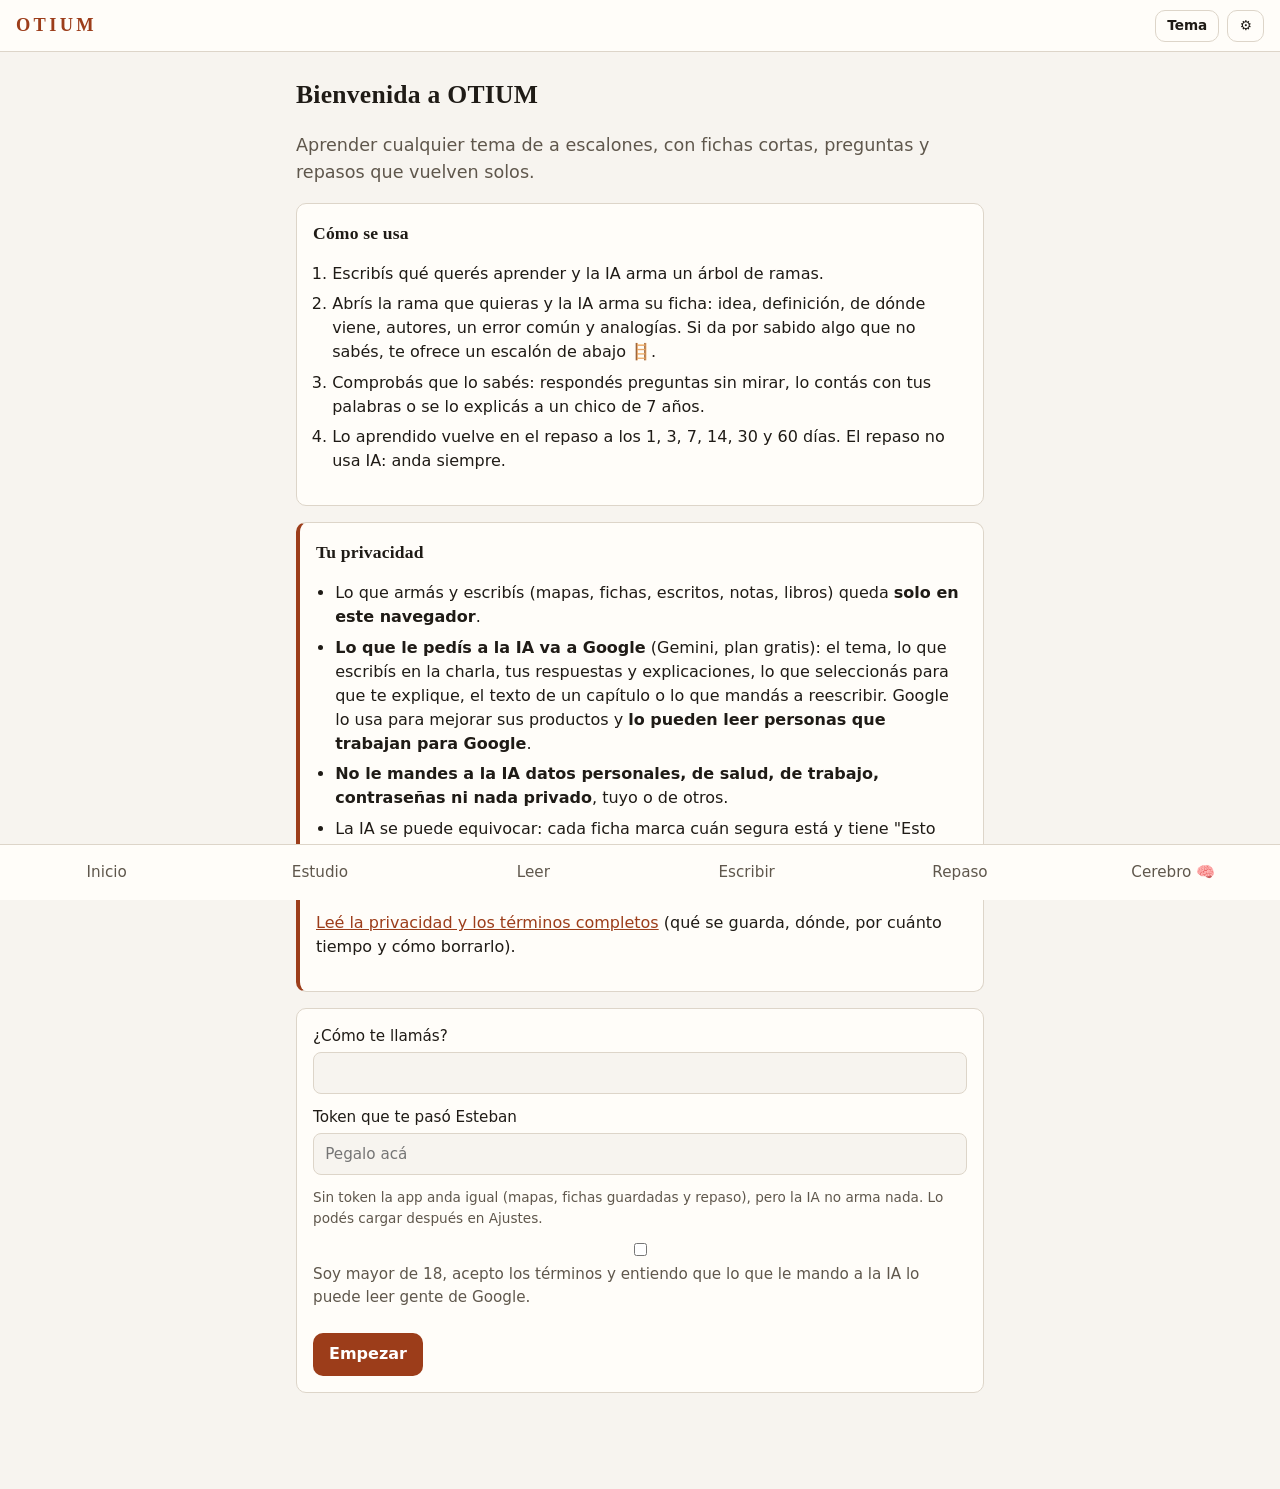
<file: index.html>
<!doctype html>
<!-- data-prefijo: igual a PREFIJO de js/config.js (lo usa js/tema.js antes de que cargue todo) -->
<html lang="es-AR" data-prefijo="otium">
<head>
    <meta charset="utf-8">
    <meta name="viewport" content="width=device-width, initial-scale=1">
    <!-- Solo se carga lo propio: nada de otros sitios (letras, íconos, librerías: bajarlas al proyecto).
         La única excepción es connect-src: el servidor de la IA en Cloudflare (*.workers.dev) y el diccionario (Wikcionario). -->
    <meta http-equiv="Content-Security-Policy" content="default-src 'self'; script-src 'self'; style-src 'self'; img-src 'self' data:; connect-src 'self' https://*.workers.dev https://es.wiktionary.org; object-src 'none'; base-uri 'self'; form-action 'none'">
    <meta name="color-scheme" content="light dark">
    <meta name="theme-color" content="#9c3d1a">
    <meta name="description" content="OTIUM: aprendé cualquier tema de a escalones, con fichas, preguntas y repasos espaciados.">
    <link rel="icon" href="data:image/svg+xml,%3Csvg xmlns='http://www.w3.org/2000/svg' viewBox='0 0 64 64'%3E%3Crect width='64' height='64' rx='14' fill='%239c3d1a'/%3E%3Ccircle cx='32' cy='32' r='17' fill='none' stroke='%23fffdf9' stroke-width='7'/%3E%3C/svg%3E">
    <!-- Para instalarla (manifest + sw.js) y para el celular -->
    <link rel="manifest" href="manifest.webmanifest">
    <link rel="apple-touch-icon" href="img/apple-touch-icon.png">
    <!-- Lo que muestran WhatsApp y otros al pasar el link (la imagen va con la dirección completa: si no, no la toman) -->
    <meta property="og:type" content="website">
    <meta property="og:site_name" content="OTIUM">
    <meta property="og:title" content="OTIUM · aprendé de a escalones">
    <meta property="og:description" content="Aprendé cualquier tema o un libro de a escalones: fichas, preguntas y repasos que vuelven solos.">
    <meta property="og:url" content="https://sarlenguito-commits.github.io/otium/">
    <meta property="og:image" content="https://sarlenguito-commits.github.io/otium/img/compartir.png">
    <meta property="og:image:width" content="1200">
    <meta property="og:image:height" content="630">
    <meta property="og:image:alt" content="OTIUM: aprendé cualquier tema de a escalones">
    <meta name="twitter:card" content="summary_large_image">
    <title>OTIUM</title>
    <script src="js/tema.js?v=dc7e5675b5"></script>
    <link href="styles/style.css?v=dc7e5675b5" rel="stylesheet">
    <meta name="robots" content="noindex, nofollow">
</head>
<body>
    <header class="cabecera" id="cabecera"></header>
    <main class="principal" id="principal" tabindex="-1">
        <noscript><p>Esta app necesita JavaScript. Probá con otro navegador.</p></noscript>
    </main>
    <nav class="menu" id="menu" aria-label="Menú"></nav>
    <div class="avisos" id="avisos" role="status" aria-live="polite"></div>
    <script type="module" src="js/app.js?v=dc7e5675b5"></script>
</body>
</html>
</file>
<file: styles/style.css>
@charset "UTF-8";
:root,
[data-tema=claro] {
  --acento: #9c3d1a;
  --acento-texto: #ffffff;
  --fondo: #f7f4ef;
  --superficie: #fffdf9;
  --texto: #1f1b16;
  --texto-suave: #5f574c;
  --borde: #ddd5c9;
  --ok: #1a7f37;
  --peligro: #b42318;
}

[data-tema=oscuro] {
  --acento: #f0a35e;
  --acento-texto: #1d1208;
  --fondo: #14110e;
  --superficie: #1d1915;
  --texto: #ece6dd;
  --texto-suave: #b3a99b;
  --borde: #3a332b;
  --ok: #4ac26b;
  --peligro: #ff8a7a;
}

[data-tema=sepia] {
  --acento: #8e3a17;
  --acento-texto: #ffffff;
  --fondo: #f1e7d0;
  --superficie: #f9f2e1;
  --texto: #3a2e1f;
  --texto-suave: #66563f;
  --borde: #d8c8a6;
  --ok: #2b7034;
  --peligro: #a3241a;
}

[data-tema=azul] {
  --acento: #f5b06f;
  --acento-texto: #1d1208;
  --fondo: #2c3e4c;
  --superficie: #354a5a;
  --texto: #e9eef2;
  --texto-suave: #b4c2cc;
  --borde: #4c6274;
  --ok: #6fd08a;
  --peligro: #ffa293;
}

*,
*::before,
*::after {
  box-sizing: border-box;
}

html {
  -webkit-text-size-adjust: 100%;
}

body {
  margin: 0;
  font: 16px/1.5 system-ui, -apple-system, "Segoe UI", Roboto, sans-serif;
  background: var(--fondo);
  color: var(--texto);
}

h1,
h2 {
  font-family: "Iowan Old Style", "Palatino Linotype", Palatino, "Book Antiqua", Georgia, serif;
  letter-spacing: 0.01em;
}

h1 {
  font-size: 1.6rem;
  margin: 0.5rem 0 1rem;
}

h2 {
  font-size: 1.1rem;
  margin: 0 0 0.75rem;
}

a {
  color: var(--acento);
}

:focus-visible {
  outline: 3px solid var(--acento);
  outline-offset: 2px;
}

input,
select,
textarea,
button {
  font: inherit;
  color: inherit;
}

@media (prefers-reduced-motion: reduce) {
  * {
    transition: none !important;
    animation: none !important;
  }
}
[hidden] {
  display: none !important;
}

.cabecera {
  display: flex;
  flex-wrap: wrap;
  align-items: center;
  gap: 0.5rem;
  padding: 0.6rem 1rem;
  background: var(--superficie);
  border-bottom: 1px solid var(--borde);
}
.cabecera__nombre {
  margin-right: auto;
  font-family: "Iowan Old Style", "Palatino Linotype", Palatino, "Book Antiqua", Georgia, serif;
  font-weight: 700;
  font-size: 1.15rem;
  letter-spacing: 0.18em;
  color: var(--acento);
}
.cabecera__quien {
  color: var(--texto-suave);
  font-size: 0.9rem;
}

.menu-tema {
  position: relative;
}
.menu-tema > summary {
  list-style: none;
  cursor: pointer;
}
.menu-tema > summary::-webkit-details-marker {
  display: none;
}
.menu-tema__panel {
  position: absolute;
  right: 0;
  top: calc(100% + 0.35rem);
  z-index: 30;
  display: grid;
  gap: 0.6rem;
  min-width: 11rem;
  padding: 0.6rem;
  background: var(--superficie);
  color: var(--texto);
  border: 1px solid var(--borde);
  border-radius: 8px;
  box-shadow: 0 6px 20px rgba(0, 0, 0, 0.25);
}
.menu-tema__grupo {
  display: grid;
  gap: 0.2rem;
}
.menu-tema__titulo {
  font-size: 0.78rem;
  text-transform: uppercase;
  letter-spacing: 0.08em;
  color: var(--texto-suave);
}
.menu-tema__opcion {
  display: flex;
  align-items: center;
  gap: 0.5rem;
  width: 100%;
  padding: 0.4rem 0.5rem;
  font: inherit;
  text-align: left;
  color: var(--texto);
  background: transparent;
  border: 1px solid transparent;
  border-radius: 6px;
  cursor: pointer;
}
.menu-tema__opcion:hover {
  border-color: var(--borde);
}
.menu-tema__opcion[aria-pressed=true] {
  border-color: var(--acento);
  font-weight: 700;
}
.menu-tema__opcion:focus-visible {
  outline: 2px solid var(--acento);
}
.menu-tema__muestra {
  width: 1.1rem;
  height: 1.1rem;
  flex: none;
  border-radius: 50%;
  border: 1px solid rgba(127, 127, 127, 0.6);
}
.menu-tema__muestra--claro {
  background: linear-gradient(135deg, #fffdf9 50%, #9c3d1a 50%);
}
.menu-tema__muestra--sepia {
  background: linear-gradient(135deg, #f1e7d0 50%, #8e3a17 50%);
}
.menu-tema__muestra--oscuro {
  background: linear-gradient(135deg, #14110e 50%, #f0a35e 50%);
}
.menu-tema__muestra--azul {
  background: linear-gradient(135deg, #2c3e4c 50%, #f5b06f 50%);
}

.version-nueva {
  position: fixed;
  top: 0.6rem;
  left: 50%;
  transform: translateX(-50%);
  z-index: 50;
  display: flex;
  align-items: center;
  gap: 0.6rem;
  width: max-content;
  max-width: calc(100% - 2rem);
  padding: 0.5rem 0.6rem 0.5rem 1rem;
  background: var(--superficie);
  color: var(--texto);
  border: 2px solid var(--acento);
  border-radius: 10px;
  box-shadow: 0 6px 20px rgba(0, 0, 0, 0.3);
}
.version-nueva__cerrar {
  padding: 0.2rem 0.4rem;
  font: inherit;
  color: var(--texto-suave);
  background: transparent;
  border: 0;
  cursor: pointer;
}

.principal {
  max-width: 720px;
  margin: 0 auto;
  padding: 1rem 1rem calc(3.5rem + 1.5rem);
  outline: none;
}
.principal[data-ancho=completo] {
  max-width: 1280px;
}

.menu {
  position: fixed;
  inset: auto 0 0;
  display: flex;
  height: 3.5rem;
  background: var(--superficie);
  border-top: 1px solid var(--borde);
}
.menu:empty {
  display: none;
}
.menu a {
  flex: 1;
  display: grid;
  place-items: center;
  text-decoration: none;
  color: var(--texto-suave);
  font-size: 0.95rem;
}
.menu a[aria-current=page] {
  color: var(--acento);
  font-weight: 700;
  box-shadow: inset 0 3px 0 var(--acento);
}

.avisos {
  position: fixed;
  inset: auto 1rem calc(3.5rem + 0.75rem);
  display: grid;
  gap: 0.5rem;
  justify-items: center;
  pointer-events: none;
}

.boton {
  display: inline-block;
  padding: 0.6rem 1rem;
  border: 0;
  border-radius: 10px;
  background: var(--acento);
  color: var(--acento-texto);
  font-weight: 600;
  text-decoration: none;
  cursor: pointer;
}
.boton--chico {
  padding: 0.3rem 0.7rem;
  font-size: 0.85rem;
  background: transparent;
  color: var(--texto);
  border: 1px solid var(--borde);
}
.boton--peligro {
  background: var(--peligro);
  color: #fff;
}

.tarjeta {
  background: var(--superficie);
  border: 1px solid var(--borde);
  border-radius: 10px;
  padding: 1rem;
  margin-bottom: 1rem;
}

.privacidad__corto {
  border-left: 4px solid var(--acento);
}
.privacidad__corto h2 {
  margin-top: 0;
}
.privacidad__corto li + li {
  margin-top: 0.35rem;
}

.privacidad h3 {
  margin-bottom: 0.3rem;
}

.formulario {
  display: grid;
  gap: 0.75rem;
}
.formulario label {
  display: grid;
  gap: 0.25rem;
  font-size: 0.95rem;
}
.formulario .boton {
  justify-self: start;
}

input:not([type=checkbox], [type=radio]),
select,
textarea {
  width: 100%;
  padding: 0.55rem 0.7rem;
  border: 1px solid var(--borde);
  border-radius: 8px;
  background: var(--fondo);
}

.interruptor {
  display: flex;
  gap: 0.5rem;
  align-items: center;
  margin: 0 0 0.75rem;
  color: var(--texto-suave);
}

.lista {
  list-style: none;
  margin: 0;
  padding: 0;
  display: grid;
  gap: 0.6rem;
}

.numeros {
  display: grid;
  grid-template-columns: repeat(3, 1fr);
  gap: 0.6rem;
  margin-bottom: 1rem;
}

.numero {
  display: grid;
  justify-items: center;
  padding: 0.75rem 0.25rem;
  background: var(--superficie);
  border: 1px solid var(--borde);
  border-radius: 10px;
  color: var(--texto-suave);
  font-size: 0.9rem;
}
.numero__valor {
  font-size: 1.6rem;
  font-weight: 700;
  color: var(--texto);
}

.vacio {
  text-align: center;
  padding: 1.5rem 1rem;
  border: 1px dashed var(--borde);
  border-radius: 10px;
  color: var(--texto-suave);
}
.vacio__titulo {
  font-weight: 700;
  color: var(--texto);
}

.aviso {
  padding: 0.6rem 1rem;
  border-radius: 10px;
  background: var(--texto);
  color: var(--fondo);
  box-shadow: 0 4px 16px rgba(0, 0, 0, 0.25);
  max-width: 100%;
}
.aviso--error {
  background: var(--peligro);
  color: #fff;
}

.error {
  color: var(--peligro);
}

.errores {
  font-size: 0.85rem;
  color: var(--texto-suave);
  overflow-wrap: anywhere;
}

.visualmente-oculto {
  position: absolute;
  width: 1px;
  height: 1px;
  overflow: hidden;
  clip-path: inset(50%);
  white-space: nowrap;
}

.opciones {
  border: 0;
  padding: 0;
  margin: 0;
  display: grid;
  gap: 0.4rem;
}
.opciones legend {
  padding: 0;
  margin-bottom: 0.25rem;
}

.opcion {
  display: flex !important;
  gap: 0.5rem;
  align-items: flex-start;
}
.opcion input {
  margin-top: 0.35rem;
  flex: none;
}

.mapa-tarjeta {
  display: grid;
  gap: 0.25rem;
  margin: 0;
  color: var(--texto);
  text-decoration: none;
  overflow-wrap: anywhere;
}
.mapa-tarjeta:hover {
  border-color: var(--acento);
}
.mapa-tarjeta__meta {
  color: var(--texto-suave);
  font-size: 0.9rem;
}

.progreso {
  width: 100%;
  height: 0.4rem;
  accent-color: var(--ok);
}

.acciones {
  display: flex;
  flex-wrap: wrap;
  gap: 0.5rem;
  margin: 1rem 0;
}

.filtro-mapas {
  display: grid;
  gap: 0.6rem;
  margin-bottom: 1rem;
}
.filtro-mapas__botones {
  display: flex;
  flex-wrap: wrap;
  gap: 0.5rem;
}
.filtro-mapas [aria-pressed=true] {
  background: var(--acento);
  color: var(--acento-texto);
  border-color: var(--acento);
}

.mapa-tarjeta__coincide {
  color: var(--texto-suave);
  font-size: 0.85rem;
  font-style: italic;
}

.estudio {
  display: grid;
  gap: 0.75rem;
}
.estudio__cabecera h1 {
  margin: 0;
  overflow-wrap: anywhere;
}
.estudio__meta {
  color: var(--texto-suave);
  font-size: 0.9rem;
}
.estudio__chat, .estudio__mapa, .estudio__ficha {
  background: var(--superficie);
  border: 1px solid var(--borde);
  border-radius: 10px;
  padding: 1rem;
  min-width: 0;
}
.estudio__chat, .estudio__mapa, .estudio__ficha {
  display: none;
}
.estudio--chat .estudio__chat, .estudio--mapa .estudio__mapa, .estudio--ficha .estudio__ficha {
  display: block;
}
.estudio--chat .estudio__chat {
  display: flex;
}
@media (min-width: 768px) {
  .estudio {
    grid-template-columns: max-content minmax(0, 5fr) minmax(0, 6fr);
    grid-template-areas: "mapas cabecera cabecera" "mapas chat mapa" "mapas chat ficha";
    align-items: start;
  }
  .estudio__cabecera {
    grid-area: cabecera;
  }
  .estudio__mapas {
    grid-area: mapas;
    position: sticky;
    top: 0.75rem;
    max-height: calc(100dvh - 3.5rem - 1.5rem);
    overflow-y: auto;
  }
  .estudio--vacio {
    grid-template-columns: max-content minmax(0, 1fr);
    grid-template-areas: "mapas vacio";
  }
  .estudio__vacio {
    grid-area: vacio;
  }
  .estudio__chat, .estudio--chat .estudio__chat {
    grid-area: chat;
    display: flex;
    position: sticky;
    top: 0.75rem;
    height: calc(100dvh - 3.5rem - 9.5rem);
  }
  .estudio__mapa, .estudio--mapa .estudio__mapa {
    grid-area: mapa;
    display: block;
  }
  .estudio__ficha, .estudio--ficha .estudio__ficha {
    grid-area: ficha;
    display: block;
  }
  .estudio .pestanas {
    display: none;
  }
}

.mapas-lado {
  padding: 0.6rem 0.8rem;
  background: var(--superficie);
  border: 1px solid var(--borde);
  border-radius: 10px;
  min-width: 0;
}
@media (min-width: 768px) {
  .mapas-lado[open] {
    width: 15rem;
  }
}
.mapas-lado summary {
  cursor: pointer;
  font-weight: 600;
  white-space: nowrap;
}
.mapas-lado__nuevo {
  margin: 0.6rem 0;
}
.mapas-lado__nuevo-panel {
  margin: 0.6rem 0;
  padding: 0.6rem;
  display: grid;
  gap: 0.75rem;
}
.mapas-lado__nuevo-panel .formulario {
  gap: 0.4rem;
}
.mapas-lado__titulo {
  display: flex;
  justify-content: space-between;
  align-items: center;
  gap: 0.5rem;
  margin: 0;
}
.mapas-lado__lista {
  list-style: none;
  margin: 0;
  padding: 0;
  display: grid;
  gap: 0.3rem;
}
.mapas-lado__item {
  display: flex;
  align-items: start;
  gap: 0.2rem;
  border-radius: 10px;
}
.mapas-lado__item--actual {
  background: var(--fondo);
  box-shadow: inset 3px 0 0 var(--acento);
}
.mapas-lado__link {
  flex: 1;
  min-width: 0;
  display: grid;
  padding: 0.4rem 0.5rem;
  color: var(--texto);
  text-decoration: none;
  overflow-wrap: anywhere;
}
.mapas-lado__link:hover {
  background: var(--fondo);
  border-radius: 10px;
}
.mapas-lado__botones {
  display: flex;
  flex-direction: column;
  gap: 0.1rem;
  padding-top: 0.3rem;
}
.mapas-lado__icono {
  border: none;
  background: none;
  cursor: pointer;
  font-size: 0.9rem;
  padding: 0.1rem 0.25rem;
  line-height: 1;
  opacity: 0.75;
}
.mapas-lado__icono:hover {
  opacity: 1;
}
.mapas-lado__form {
  flex: 1;
  padding: 0.4rem 0.5rem;
  gap: 0.4rem;
}

.pestanas {
  display: flex;
  border: 1px solid var(--borde);
  border-radius: 10px;
  overflow: hidden;
}
.pestanas a {
  flex: 1;
  padding: 0.5rem;
  text-align: center;
  text-decoration: none;
  color: var(--texto-suave);
  background: var(--superficie);
}
.pestanas a[aria-current=page] {
  background: var(--acento);
  color: var(--acento-texto);
  font-weight: 700;
}

.estudio__chat {
  flex-direction: column;
  gap: 0.75rem;
  height: calc(100dvh - 3.5rem - 12rem);
  min-height: 18rem;
}

.chat__mensajes {
  list-style: none;
  margin: 0;
  padding: 0;
  flex: 1;
  overflow-y: auto;
  display: flex;
  flex-direction: column;
  gap: 0.6rem;
}

.mensaje {
  max-width: 85%;
  padding: 0.5rem 0.75rem;
  border-radius: 10px;
  overflow-wrap: anywhere;
}
.mensaje p {
  margin: 0;
  white-space: pre-wrap;
}
.mensaje--app {
  align-self: flex-start;
  background: var(--fondo);
  border: 1px solid var(--borde);
}
.mensaje--vos {
  align-self: flex-end;
  background: var(--acento);
  color: var(--acento-texto);
}
.mensaje--vos a {
  color: inherit;
}
.mensaje--vos .mensaje__meta {
  color: inherit;
  opacity: 0.85;
}
.mensaje__meta {
  display: block;
  margin-top: 0.2rem;
  font-size: 0.8rem;
  color: var(--texto-suave);
}

.chat__aviso {
  margin: -0.4rem 0 0;
  font-size: 0.8rem;
}

.chat__escribir {
  display: flex;
  gap: 0.5rem;
  align-items: flex-end;
}
.chat__escribir textarea {
  resize: vertical;
  min-height: 2.75rem;
}
.chat__escribir .boton {
  flex: none;
}

.arbol {
  margin: 0;
  padding: 0;
  list-style: none;
}
.arbol ul {
  list-style: none;
  margin: 0.15rem 0 0.15rem 0.6rem;
  padding-left: 0.9rem;
  border-left: 1px dashed var(--borde);
}
.arbol li {
  margin: 0.15rem 0;
}
.arbol__leyenda {
  margin: 0.75rem 0 0;
  font-size: 0.85rem;
  color: var(--texto-suave);
}

.nodo {
  display: inline-block;
  padding: 0.2rem 0.45rem;
  border-radius: 6px;
  color: var(--texto);
  text-decoration: none;
  overflow-wrap: anywhere;
}
.nodo:hover {
  background: var(--fondo);
}
.nodo--sin_abrir {
  color: var(--texto-suave);
}
.nodo[aria-current=true] {
  background: var(--acento);
  color: var(--acento-texto);
  font-weight: 700;
}

.ficha {
  overflow-wrap: anywhere;
}
.ficha h2 {
  margin-bottom: 0.5rem;
}
.ficha h3 {
  font-size: 1rem;
  margin: 1.1rem 0 0.3rem;
}
.ficha p {
  margin: 0 0 0.5rem;
}
.ficha__idea {
  font-size: 1.05rem;
  font-weight: 600;
}
.ficha__aviso {
  padding: 0.5rem 0.75rem;
  border-left: 4px solid var(--peligro);
  background: var(--fondo);
}
.ficha__autores {
  margin: 0;
  padding-left: 1.1rem;
}
.ficha__autores li {
  margin-bottom: 0.4rem;
}
.ficha__preguntas {
  padding-left: 1.2rem;
}
.ficha__preguntas li {
  margin-bottom: 0.6rem;
}
.ficha__preguntas summary {
  cursor: pointer;
  color: var(--acento);
  font-size: 0.9rem;
}
.ficha__pronto {
  font-size: 0.85rem;
  color: var(--texto-suave);
  border-top: 1px dashed var(--borde);
  padding-top: 0.6rem;
}

.certeza,
.vigencia {
  display: inline-block;
  margin-left: 0.3rem;
  padding: 0 0.4rem;
  border: 1px solid var(--borde);
  border-radius: 999px;
  font-size: 0.75rem;
  font-weight: 400;
  color: var(--texto-suave);
  vertical-align: middle;
}

.certeza--dudoso {
  border-color: var(--peligro);
  color: var(--peligro);
}

.vigencia--vigente {
  border-color: var(--ok);
  color: var(--ok);
}

.vigencia--superado {
  border-color: var(--peligro);
  color: var(--peligro);
}

.analogia {
  margin: 1rem 0;
  padding: 0.75rem 1rem;
  border-radius: 10px;
  background: var(--fondo);
  border: 1px solid var(--borde);
}
.analogia h3 {
  margin-top: 0;
}
.analogia--propia {
  border-style: dashed;
}
.analogia__no {
  font-size: 0.9rem;
  color: var(--texto-suave);
}

.error-comun {
  margin: 1rem 0;
  padding: 0.75rem 1rem;
  border-radius: 10px;
  border-left: 4px solid var(--peligro);
  background: var(--fondo);
}
.error-comun h3 {
  margin-top: 0;
}
.error-comun p {
  margin: 0;
}

.agregar-rama {
  display: grid;
  gap: 0.3rem;
  margin-top: 1rem;
  font-size: 0.9rem;
}
.agregar-rama__fila {
  display: flex;
  gap: 0.5rem;
}
.agregar-rama__fila .boton {
  flex: none;
  white-space: nowrap;
}

.cupo-ia {
  display: inline-flex;
  align-items: center;
  gap: 0.4rem;
  font-size: 0.85rem;
  color: var(--texto-suave);
}
.cupo-ia:empty {
  display: none;
}
.cupo-ia__texto {
  color: inherit;
  text-decoration: none;
}
.cupo-ia__texto:hover {
  text-decoration: underline;
}
.cupo-ia__barra {
  width: 5rem;
  height: 0.4rem;
  accent-color: var(--acento);
}

.acciones--ia {
  align-items: center;
}
.acciones--ia .ayuda {
  margin-right: 0.5rem;
}

.ficha__fuente {
  font-size: 0.85rem;
  color: var(--texto-suave);
}

.boton:disabled {
  opacity: 0.6;
  cursor: wait;
}

.comprobar {
  margin-top: 1.25rem;
  padding-top: 0.75rem;
  border-top: 1px solid var(--borde);
}

.pregunta {
  margin-bottom: 0.9rem;
}
.pregunta__form {
  display: grid;
  gap: 0.4rem;
  margin: 0.4rem 0;
}
.pregunta__form .boton {
  justify-self: start;
}
.pregunta__tuya {
  color: var(--texto-suave);
  font-size: 0.9rem;
}

.veredicto {
  font-weight: 700;
  margin: 0.3rem 0;
}
.veredicto--bien {
  color: var(--ok);
}
.veredicto--mal {
  color: var(--peligro);
}

.pista {
  padding: 0.4rem 0.6rem;
  border-left: 3px solid var(--acento);
  background: var(--fondo);
}

.contalo-resultado {
  margin: 0.75rem 0 1rem;
  padding: 0.75rem 1rem;
  border-radius: 10px;
  border: 1px solid var(--borde);
  background: var(--fondo);
}
.contalo-resultado--bien {
  border-color: var(--ok);
}

.ficha--contalo textarea {
  min-height: 10rem;
}

.antes-de-leer {
  margin: 0.75rem 0 1rem;
  padding: 0.75rem 1rem;
  border-radius: 10px;
  border: 1px dashed var(--acento);
  background: var(--fondo);
}
.antes-de-leer h3 {
  margin-top: 0;
}
.antes-de-leer ul {
  margin: 0;
  padding-left: 1.1rem;
}
.antes-de-leer li {
  margin-bottom: 0.6rem;
}
.antes-de-leer .acciones {
  margin: 0.3rem 0 0;
}

.ficha--escalon .ficha__idea {
  font-weight: 400;
  font-size: 1.05rem;
}

.opciones-personaje {
  display: flex;
  flex-wrap: wrap;
  gap: 0.5rem;
  margin: 0.5rem 0 1rem;
}
.opciones-personaje [aria-pressed=true] {
  background: var(--acento);
  color: var(--acento-texto);
  border-color: var(--acento);
}

.charla-feynman {
  list-style: none;
  margin: 0 0 0.75rem;
  padding: 0;
  display: flex;
  flex-direction: column;
  gap: 0.5rem;
}

.buscador {
  display: flex;
  gap: 0.5rem;
  margin-bottom: 0.75rem;
}
.buscador .boton {
  flex: none;
}

.resultados {
  margin-bottom: 1rem;
  padding-bottom: 0.75rem;
  border-bottom: 1px dashed var(--borde);
  overflow-wrap: anywhere;
}
.resultados ol {
  margin: 0;
  padding-left: 1.1rem;
}
.resultados li {
  margin-bottom: 0.6rem;
}
.resultados p {
  margin: 0.2rem 0 0;
  font-size: 0.9rem;
}

mark {
  background: var(--acento);
  color: var(--acento-texto);
  border-radius: 3px;
  padding: 0 0.1em;
}

.lectura {
  max-width: 40rem;
  margin: 0 auto;
  font-size: 1.08rem;
  line-height: 1.7;
  overflow-wrap: anywhere;
}
.lectura__libro {
  color: var(--texto-suave);
  font-size: 0.9rem;
}
.lectura__marcado {
  padding: 0.4rem 0.6rem;
  border-left: 4px solid var(--acento);
  background: var(--superficie);
}
.lectura__nav {
  margin-top: 2rem;
  justify-content: space-between;
}

.resaltado {
  border-radius: 3px;
  padding: 0.05em 0;
  cursor: pointer;
  box-decoration-break: clone;
  -webkit-box-decoration-break: clone;
}
.resaltado--azul {
  background: rgba(110, 160, 255, 0.35);
}
.resaltado--rojo {
  background: rgba(255, 115, 115, 0.35);
}
.resaltado--verde {
  background: rgba(100, 205, 135, 0.35);
}
.resaltado:focus-visible {
  outline: 2px solid var(--acento);
}
.resaltado--con-nota::after, .resaltado--explicado::after {
  font-size: 0.7em;
  vertical-align: super;
}
.resaltado--con-nota::after {
  content: " 📝";
}
.resaltado--explicado::after {
  content: " 💡";
}
.resaltado--con-nota.resaltado--explicado::after {
  content: " 📝💡";
}

.punto {
  width: 2rem;
  height: 2rem;
  border-radius: 50%;
  border: 2px solid var(--borde);
  cursor: pointer;
}
.punto--azul {
  background: rgba(110, 160, 255, 0.8);
}
.punto--rojo {
  background: rgba(255, 115, 115, 0.8);
}
.punto--verde {
  background: rgba(100, 205, 135, 0.8);
}
.punto--elegido {
  border-color: var(--texto);
  box-shadow: 0 0 0 2px var(--fondo) inset;
}

.menu-seleccion {
  position: fixed;
  z-index: 20;
  display: flex;
  flex-wrap: wrap;
  align-items: center;
  gap: 0.4rem;
  max-width: calc(100vw - 16px);
  padding: 0.4rem;
  background: var(--superficie);
  border: 1px solid var(--borde);
  border-radius: 10px;
  box-shadow: 0 6px 20px rgba(0, 0, 0, 0.25);
}
.menu-seleccion[hidden] {
  display: none;
}

.hoja {
  position: fixed;
  z-index: 15;
  inset: auto 0 3.5rem;
  max-width: 40rem;
  max-height: 60vh;
  margin: 0 auto;
  padding: 1rem 1rem 0.5rem;
  overflow-y: auto;
  overflow-wrap: anywhere;
  background: var(--superficie);
  border: 1px solid var(--borde);
  border-radius: 10px 10px 0 0;
  box-shadow: 0 -6px 20px rgba(0, 0, 0, 0.25);
}
.hoja[hidden] {
  display: none;
}
.hoja__cerrar {
  float: right;
  margin-left: 0.5rem;
}
.hoja__titulo {
  margin-top: 0;
  font-size: 1.15rem;
}
.hoja__cita {
  margin-top: 0;
  line-height: 1.6;
}
.hoja__explicacion {
  padding: 0.5rem 0.7rem;
  border-left: 4px solid var(--acento);
  background: var(--fondo);
  border-radius: 0 10px 10px 0;
}
.hoja__acepciones li {
  margin-bottom: 0.5rem;
}

.boton--quitar {
  color: var(--peligro);
  border-color: var(--peligro);
}

.lectura__ayuda {
  margin-top: -0.5rem;
}

.libro-tarjeta {
  display: grid;
  gap: 0.25rem;
}
.libro-tarjeta p {
  margin: 0.4rem 0 0;
}

.notas {
  margin: 1.5rem 0;
  padding-top: 0.5rem;
  border-top: 1px dashed var(--borde);
}
.notas h4 {
  margin: 1rem 0 0.4rem;
  color: var(--texto-suave);
  font-size: 0.95rem;
}
.notas__lista {
  margin: 0;
  padding-left: 1.2rem;
  display: grid;
  gap: 0.6rem;
}
.notas__lista:not(.notas__lista--pasos) {
  list-style: none;
  padding-left: 0;
}
.notas__nueva {
  margin-top: 0.75rem;
}

.nota {
  padding: 0.5rem 0.7rem;
  background: var(--fondo);
  border: 1px solid var(--borde);
  border-radius: 10px;
  overflow-wrap: anywhere;
}
.nota p {
  margin: 0.3rem 0;
}
.nota__texto {
  white-space: pre-wrap;
}
.nota__explicacion {
  color: var(--texto-suave);
  font-size: 0.95rem;
}
.nota__acciones {
  display: flex;
  flex-wrap: wrap;
  align-items: center;
  gap: 0.5rem;
  margin-top: 0.4rem;
  font-size: 0.9rem;
}

.escribir {
  display: grid;
  gap: 1rem;
}
@media (min-width: 768px) {
  .escribir {
    grid-template-columns: 16rem minmax(0, 1fr);
    align-items: start;
  }
}
@media (min-width: 768px) {
  .escribir__lado {
    position: sticky;
    top: 1rem;
  }
}
.escribir__principal {
  min-width: 0;
  max-width: 46rem;
}
.escribir__aviso {
  margin-top: 0;
}

.escritos {
  padding: 0.6rem 0.8rem;
  background: var(--superficie);
  border: 1px solid var(--borde);
  border-radius: 10px;
}
.escritos summary {
  cursor: pointer;
  font-weight: 600;
}
.escritos__nuevo {
  margin: 0.6rem 0;
}
.escritos__lista {
  list-style: none;
  margin: 0;
  padding: 0;
  display: grid;
  gap: 0.3rem;
  max-height: 60vh;
  overflow-y: auto;
}
.escritos__lista a {
  display: grid;
  padding: 0.4rem 0.5rem;
  border-radius: 10px;
  color: var(--texto);
  text-decoration: none;
  overflow-wrap: anywhere;
}
.escritos__lista a:hover, .escritos__lista a[aria-current=page] {
  background: var(--fondo);
}
.escritos__lista a[aria-current=page] {
  box-shadow: inset 3px 0 0 var(--acento);
}

.escrito__datos {
  display: flex;
  flex-wrap: wrap;
  gap: 0.5rem 1rem;
  align-items: end;
  margin-bottom: 0.75rem;
}
.escrito__titulo {
  flex: 1 1 14rem;
  font-family: "Iowan Old Style", "Palatino Linotype", Palatino, "Book Antiqua", Georgia, serif;
  font-size: 1.3rem;
  font-weight: 700;
}
.escrito__mapa {
  flex: 0 1 14rem;
  font-size: 0.9rem;
}
.escrito__texto {
  width: 100%;
  min-height: 55vh;
  margin-top: 0.75rem;
  padding: 0.8rem;
  font: inherit;
  font-size: 1.05rem;
  line-height: 1.7;
  resize: vertical;
}
.escrito__marcar {
  margin-top: 0.5rem;
}
.escrito__marcar p:empty::before {
  content: " ";
}
.escrito__sueltos ul {
  margin: 0;
  padding-left: 1.1rem;
}

.reescribir {
  margin-top: 1rem;
}
.reescribir summary {
  cursor: pointer;
  font-weight: 600;
}
.reescribir__rapidos {
  display: flex;
  flex-wrap: wrap;
  gap: 0.4rem;
}

.reescrito {
  margin-top: 1rem;
}
.reescrito__texto {
  padding: 0.7rem 0.9rem;
  background: var(--fondo);
  border-left: 4px solid var(--acento);
  border-radius: 0 10px 10px 0;
  white-space: pre-wrap;
  overflow-wrap: anywhere;
  line-height: 1.6;
}

.hoy p {
  margin: 0 0 0.4rem;
}
.hoy__repasos {
  display: flex;
  flex-wrap: wrap;
  gap: 0.5rem;
  align-items: center;
}

.racha-linea {
  color: var(--texto-suave);
  font-size: 0.95rem;
}

.repaso {
  overflow-wrap: anywhere;
}
.repaso__cuenta, .repaso__concepto {
  color: var(--texto-suave);
  font-size: 0.9rem;
  margin: 0 0 0.5rem;
}
.repaso__pregunta {
  font-size: 1.15rem;
  margin-bottom: 1rem;
}
.repaso__respuesta {
  margin-top: 1rem;
  padding-top: 1rem;
  border-top: 1px solid var(--borde);
}
.repaso__respuesta h3 {
  font-size: 1rem;
  margin: 0 0 0.3rem;
}

.boton--resultado {
  flex: 1 1 8rem;
}

.boton--mal {
  background: var(--peligro);
  color: #fff;
}

.boton--masomenos {
  background: var(--texto-suave);
  color: var(--superficie);
}

.boton--bien {
  background: var(--ok);
  color: #fff;
}

.ayuda {
  margin: 0;
  font-size: 0.85rem;
  color: var(--texto-suave);
}

.cabecera__temporizador:empty {
  display: none;
}

.temporizador {
  display: inline-flex;
  flex-wrap: wrap;
  align-items: center;
  gap: 0.4rem;
  padding: 0.15rem 0.5rem;
  border-radius: 999px;
  border: 1px solid var(--borde);
  font-size: 0.85rem;
}
.temporizador__tiempo {
  font-variant-numeric: tabular-nums;
  font-weight: 700;
}
.temporizador--foco, .temporizador--flow {
  border-color: var(--acento);
}
.temporizador--descanso {
  border-color: var(--ok);
}

@media (max-width: 767px) {
  .cabecera__temporizador {
    order: 3;
    flex-basis: 100%;
  }
}
.bienvenida__lema {
  font-size: 1.1rem;
  color: var(--texto-suave);
}
.bienvenida ol,
.bienvenida ul {
  padding-left: 1.2rem;
}
.bienvenida li {
  margin-bottom: 0.4rem;
}

.guia ol,
.guia ul {
  padding-left: 1.2rem;
}
.guia li {
  margin-bottom: 0.5rem;
}

.aviso-guia {
  padding: 0.6rem 0.9rem;
  border-radius: 10px;
  border: 1px dashed var(--acento);
}

.uso__alcanza {
  padding: 0.6rem 0.8rem;
  border-left: 4px solid var(--acento);
  background: var(--fondo);
  border-radius: 10px;
}

.uso__costos {
  columns: 2 16rem;
}

.tu-ia__titulo {
  margin: 0 0 0.3rem;
}
.tu-ia .ayuda {
  margin-top: 0.4rem;
}

.pie-inicio {
  margin-top: 1.5rem;
  font-size: 0.9rem;
  color: var(--texto-suave);
}

.esto-esta-mal {
  margin-top: 1rem;
}

.novedad ul {
  margin: 0;
  padding-left: 1.2rem;
}
.novedad li {
  margin-bottom: 0.35rem;
}
.novedad--actual {
  border-color: var(--acento);
}

.cerebro {
  display: grid;
  gap: 1rem;
}
@media (min-width: 768px) {
  .cerebro {
    grid-template-columns: 16rem minmax(0, 1fr);
    align-items: start;
  }
}
@media (min-width: 768px) {
  .cerebro__lado {
    position: sticky;
    top: 1rem;
  }
}
.cerebro__principal {
  min-width: 0;
  max-width: 46rem;
}
.cerebro__abiertas {
  grid-column: 1/-1;
  display: flex;
  flex-wrap: wrap;
  gap: 0.4rem;
  margin-bottom: -0.25rem;
}
.cerebro__pestana {
  display: inline-flex;
  align-items: center;
  gap: 0.25rem;
  padding: 0.3rem 0.3rem 0.3rem 0.6rem;
  background: var(--superficie);
  border: 1px solid var(--borde);
  border-radius: 999px;
  font-size: 0.85rem;
}
.cerebro__pestana a {
  color: var(--texto);
  text-decoration: none;
}
.cerebro__pestana--actual {
  box-shadow: inset 0 0 0 1px var(--acento);
}
.cerebro__pestana-cerrar {
  border: none;
  background: none;
  color: var(--texto-suave);
  cursor: pointer;
  line-height: 1;
  padding: 0.1rem 0.2rem;
}
.cerebro__pestana-cerrar:hover {
  color: var(--peligro);
}

.neuronas {
  padding: 0.6rem 0.8rem;
  background: var(--superficie);
  border: 1px solid var(--borde);
  border-radius: 10px;
}
.neuronas summary {
  cursor: pointer;
  font-weight: 600;
}
.neuronas__nuevo {
  margin: 0.6rem 0;
}
.neuronas__lista {
  list-style: none;
  margin: 0;
  padding: 0;
  display: grid;
  gap: 0.3rem;
  max-height: 60vh;
  overflow-y: auto;
}
.neuronas__lista a {
  display: grid;
  padding: 0.4rem 0.5rem;
  border-radius: 10px;
  color: var(--texto);
  text-decoration: none;
  overflow-wrap: anywhere;
}
.neuronas__lista a:hover, .neuronas__lista a[aria-current=page] {
  background: var(--fondo);
}
.neuronas__lista a[aria-current=page] {
  box-shadow: inset 3px 0 0 var(--acento);
}

.neurona__datos {
  display: flex;
  flex-wrap: wrap;
  gap: 0.5rem 1rem;
  align-items: end;
  margin-bottom: 0.5rem;
}
.neurona__titulo {
  flex: 1 1 14rem;
  font-family: "Iowan Old Style", "Palatino Linotype", Palatino, "Book Antiqua", Georgia, serif;
  font-size: 1.3rem;
  font-weight: 700;
}
.neurona__descripcion {
  flex: 1 1 100%;
  font-size: 0.95rem;
  color: var(--texto-suave);
}
.neurona__abarcamiento {
  flex: 1 1 100%;
}
.neurona__vinculos {
  margin-bottom: 0.75rem;
}
.neurona__vinculos select {
  max-width: 100%;
}
.neurona__vinculos-lista {
  list-style: none;
  margin: 0 0 0.4rem;
  padding: 0;
  display: flex;
  flex-wrap: wrap;
  gap: 0.4rem;
}
.neurona__vinculos-lista li {
  display: inline-flex;
  align-items: center;
  gap: 0.3rem;
  padding: 0.2rem 0.2rem 0.2rem 0.6rem;
  background: var(--fondo);
  border: 1px solid var(--borde);
  border-radius: 999px;
  font-size: 0.9rem;
}
.neurona__vinculos-lista a {
  color: var(--texto);
  text-decoration: none;
}
.neurona__texto {
  width: 100%;
  min-height: 50vh;
  margin-top: 0.75rem;
  padding: 0.8rem;
  font: inherit;
  font-size: 1.05rem;
  line-height: 1.7;
  resize: vertical;
}
.neurona__marcar {
  margin-top: 0.5rem;
}
.neurona__marcar p:empty::before {
  content: " ";
}
.neurona__sueltos ul {
  margin: 0;
  padding-left: 1.1rem;
}

.neuronas-de-ficha {
  margin-top: 1rem;
}
.neuronas-de-ficha h3 {
  margin-bottom: 0.3rem;
}
</file>
